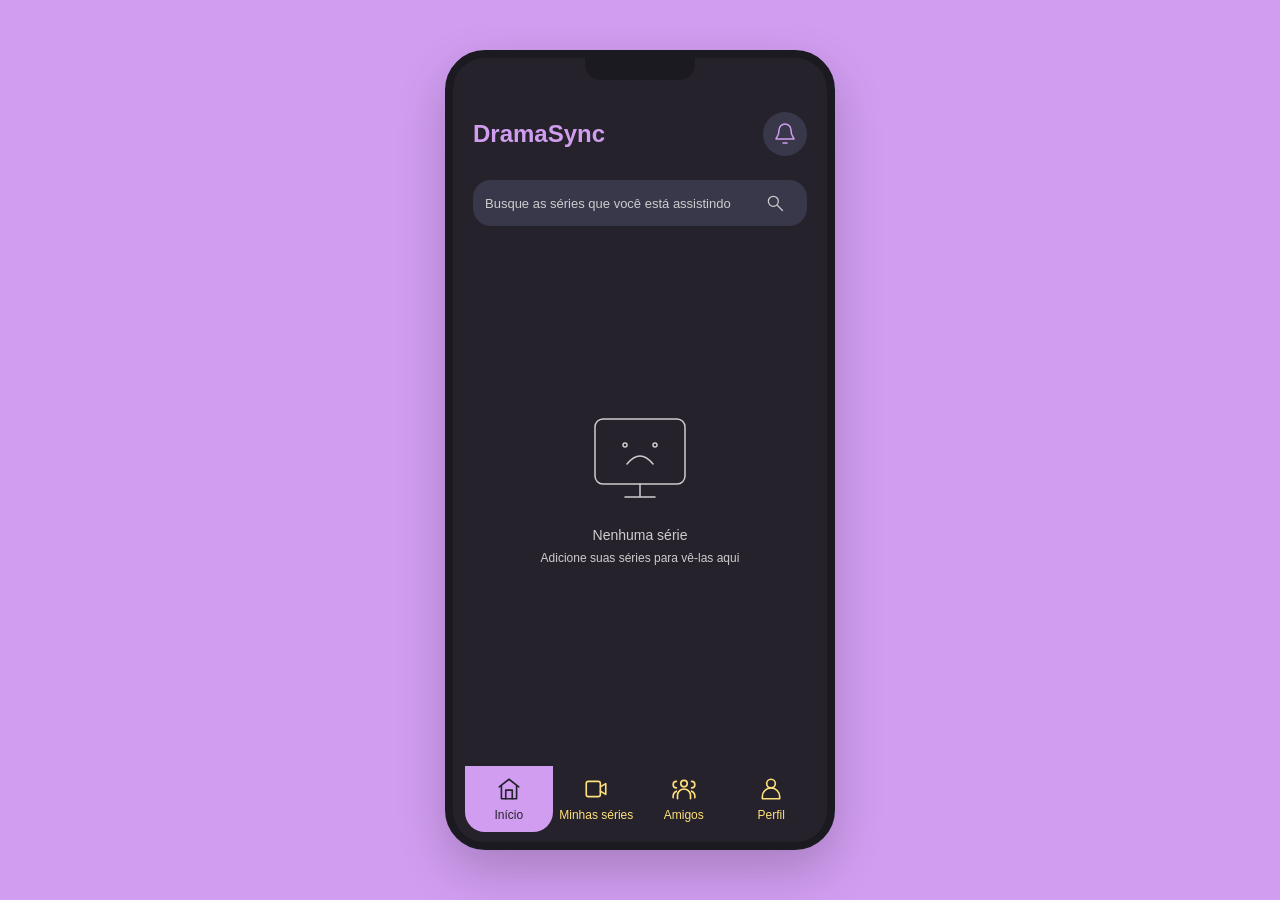
<file: index.html>
<!DOCTYPE html>
<html lang="en">
<head>
    <meta charset="UTF-8">
    <meta name="viewport" content="width=device-width, initial-scale=1.0">

    <title>DramaSync — Início</title>

    <link rel="stylesheet" href="css/style.css">
</head>

<body>
    <div class="mobile">
        <div class="screen">

            <header class="app-header">
                <h1 class="app-logo">DramaSync</h1>

                <a
                    class="notification-button"
                    href="notifications.html"
                    aria-label="Notificações"
                >
                    <svg viewBox="0 0 24 24" aria-hidden="true">
                        <path d="M18 8a6 6 0 0 0-12 0c0 7-3 7-3 9h18c0-2-3-2-3-9"/>
                        <path d="M10 21h4"/>
                    </svg>
                </a>
            </header>

            <main class="page-content home-page">
                <form class="search-bar" role="search">
                    <label class="sr-only" for="series-search">
                        Buscar nas séries que você está assistindo
                    </label>

                    <input
                        id="series-search"
                        name="search"
                        type="search"
                        placeholder="Busque as séries que você está assistindo"
                    >

                    <button type="submit" aria-label="Buscar">
                        <svg viewBox="0 0 24 24" aria-hidden="true">
                            <circle cx="10" cy="10" r="6"/>
                            <path d="m15 15 6 6"/>
                        </svg>
                    </button>
                </form>

                <section class="empty-state" aria-labelledby="empty-title">
                    <svg
                        class="empty-illustration"
                        viewBox="0 0 120 100"
                        aria-hidden="true"
                    >
                        <rect x="15" y="12" width="90" height="65" rx="8"/>
                        <path d="M45 90h30M60 77v13"/>
                        <circle cx="45" cy="38" r="2"/>
                        <circle cx="75" cy="38" r="2"/>
                        <path d="M47 57q13-16 26 0"/>
                    </svg>

                    <h2 id="empty-title">Nenhuma série</h2>
                    <p>Adicione suas séries para vê-las aqui</p>
                </section>
            </main>

            <nav class="bottom-nav" aria-label="Navegação principal">
                <a class="nav-item" href="index.html" aria-current="page">
                    <svg viewBox="0 0 24 24" aria-hidden="true">
                        <path d="m3 10 9-7 9 7M5 9v12h14V9"/>
                        <path d="M9 21v-8h6v8"/>
                    </svg>
                    <span>Início</span>
                </a>

                <a class="nav-item" href="library.html">
                    <svg viewBox="0 0 24 24" aria-hidden="true">
                        <rect x="3" y="5" width="13" height="14" rx="2"/>
                        <path d="m16 10 5-3v10l-5-3"/>
                    </svg>
                    <span>Minhas séries</span>
                </a>

                <a class="nav-item" href="friends.html">
                    <svg viewBox="0 0 24 24" aria-hidden="true">
                        <circle cx="12" cy="7" r="3"/>
                        <path d="M6 21v-3a6 6 0 0 1 12 0v3"/>
                        <path d="M5 5a3 3 0 0 0 0 6M19 5a3 3 0 0 1 0 6"/>
                        <path d="M2 20v-2a5 5 0 0 1 3-4M22 20v-2a5 5 0 0 0-3-4"/>
                    </svg>
                    <span>Amigos</span>
                </a>

                <a class="nav-item" href="profile.html">
                    <svg viewBox="0 0 24 24" aria-hidden="true">
                        <circle cx="12" cy="7" r="4"/>
                        <path d="M4 21v-2a8 8 0 0 1 16 0v2Z"/>
                    </svg>
                    <span>Perfil</span>
                </a>
            </nav>

        </div>
    </div>
</body>
</html>
</file>
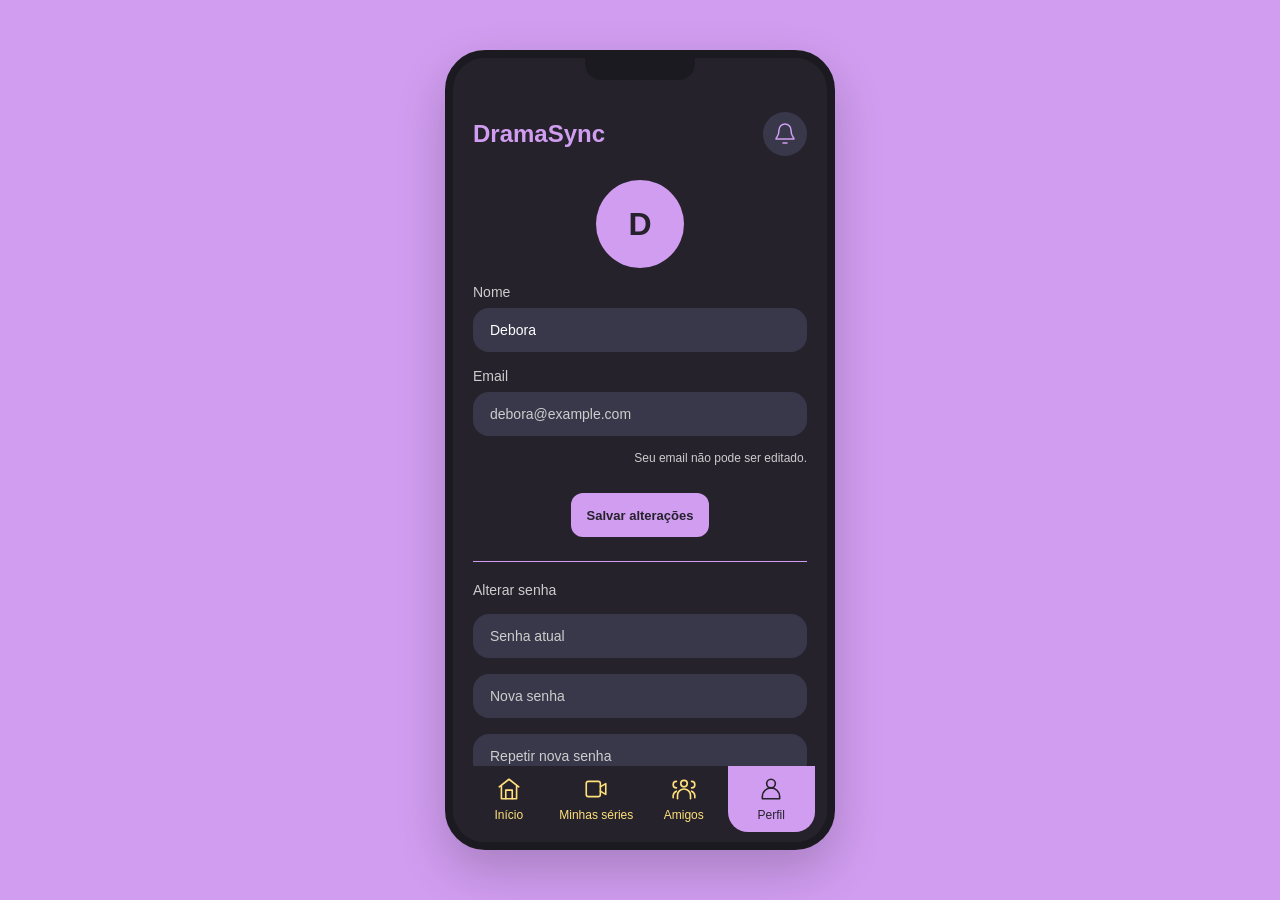
<file: edit-profile.html>
<!DOCTYPE html>
<html lang="en">
<head>
    <meta charset="UTF-8">
    <meta name="viewport" content="width=device-width, initial-scale=1.0">

    <title>DramaSync — Editar perfil</title>

    <link rel="stylesheet" href="css/style.css">

    <script src="js/edit-profile.js" defer></script>
</head>

<body>
    <div class="mobile">
        <div class="screen">

            <header class="app-header">
                <h1 class="app-logo">DramaSync</h1>

                <a
                    class="notification-button"
                    href="notifications.html"
                    aria-label="Notificações"
                >
                    <svg viewBox="0 0 24 24" aria-hidden="true">
                        <path d="M18 8a6 6 0 0 0-12 0c0 7-3 7-3 9h18c0-2-3-2-3-9"/>
                        <path d="M10 21h4"/>
                    </svg>
                </a>
            </header>

            <main class="page-content edit-profile-page">
                <div class="profile-avatar" aria-hidden="true">D</div>

                <form class="profile-form">
                    <div class="form-field">
                        <label for="profile-name">Nome</label>
                        <input
                            id="profile-name"
                            name="name"
                            type="text"
                            value="Debora"
                            autocomplete="name"
                            required
                        >
                    </div>

                    <div class="form-field">
                        <label for="profile-email">Email</label>
                        <input
                            id="profile-email"
                            name="email"
                            type="email"
                            value="debora@example.com"
                            readonly
                            aria-describedby="email-help"
                        >
                        <p class="field-help" id="email-help">
                            Seu email não pode ser editado.
                        </p>
                    </div>

                    <button class="profile-action-button" type="submit">
                        Salvar alterações
                    </button>
                </form>

                <section class="account-section" aria-labelledby="password-title">
                    <h2 id="password-title">Alterar senha</h2>

                    <form class="password-form">
                        <div class="form-field">
                            <label class="sr-only" for="current-password">Senha atual</label>
                            <input
                                id="current-password"
                                name="currentPassword"
                                type="password"
                                placeholder="Senha atual"
                                autocomplete="current-password"
                                required
                            >
                        </div>

                        <div class="form-field">
                            <label class="sr-only" for="new-password">Nova senha</label>
                            <input
                                id="new-password"
                                name="newPassword"
                                type="password"
                                placeholder="Nova senha"
                                autocomplete="new-password"
                                minlength="12"
                                aria-describedby="password-help"
                                required
                            >
                        </div>

                        <div class="form-field">
                            <label class="sr-only" for="confirm-password">Repetir nova senha</label>
                            <input
                                id="confirm-password"
                                name="confirmPassword"
                                type="password"
                                placeholder="Repetir nova senha"
                                autocomplete="new-password"
                                minlength="12"
                                required
                            >
                        </div>

                        <p class="field-help" id="password-help">
                            Mínimo 12 cacacteres, conter maiúscula, caractere especial e número
                        </p>

                        <div class="password-actions">
                            <button class="forgot-password-button" type="button">
                                Esqueceu sua senha?
                            </button>

                            <button class="profile-action-button" type="submit">
                                Salvar nova senha
                            </button>
                        </div>
                    </form>
                </section>

                <section class="account-section" aria-labelledby="delete-title">
                    <h2 id="delete-title">Deletar minha conta</h2>

                    <button
                        class="profile-action-button"
                        type="button"
                    >
                        Deletar minha conta
                    </button>

                    <p class="field-help">
                        Esta ação não pode ser desfeita.
                    </p>

                </section>

                <p class="edit-feedback" role="status"></p>

            </main>

            <nav class="bottom-nav" aria-label="Navegação principal">
                <a class="nav-item" href="index.html">
                    <svg viewBox="0 0 24 24" aria-hidden="true">
                        <path d="m3 10 9-7 9 7M5 9v12h14V9"/>
                        <path d="M9 21v-8h6v8"/>
                    </svg>
                    <span>Início</span>
                </a>

                <a class="nav-item" href="library.html">
                    <svg viewBox="0 0 24 24" aria-hidden="true">
                        <rect x="3" y="5" width="13" height="14" rx="2"/>
                        <path d="m16 10 5-3v10l-5-3"/>
                    </svg>
                    <span>Minhas séries</span>
                </a>

                <a class="nav-item" href="friends.html">
                    <svg viewBox="0 0 24 24" aria-hidden="true">
                        <circle cx="12" cy="7" r="3"/>
                        <path d="M6 21v-3a6 6 0 0 1 12 0v3"/>
                        <path d="M5 5a3 3 0 0 0 0 6M19 5a3 3 0 0 1 0 6"/>
                        <path d="M2 20v-2a5 5 0 0 1 3-4M22 20v-2a5 5 0 0 0-3-4"/>
                    </svg>
                    <span>Amigos</span>
                </a>

                <a class="nav-item" href="profile.html" aria-current="page">
                    <svg viewBox="0 0 24 24" aria-hidden="true">
                        <circle cx="12" cy="7" r="4"/>
                        <path d="M4 21v-2a8 8 0 0 1 16 0v2Z"/>
                    </svg>
                    <span>Perfil</span>
                </a>
            </nav>

        </div>
    </div>
</body>
</html>
</file>
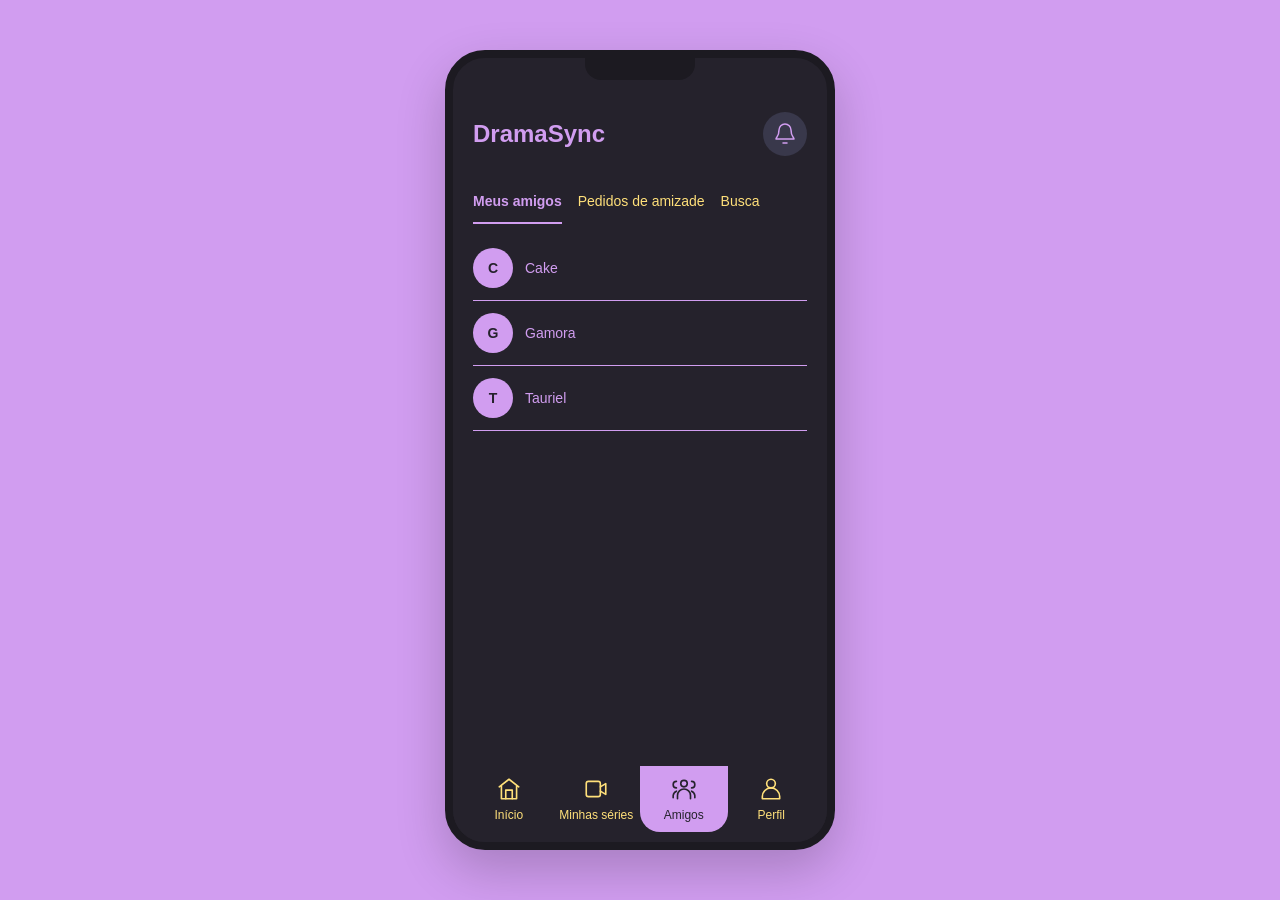
<file: friends.html>
<!DOCTYPE html>
<html lang="en">
<head>
    <meta charset="UTF-8">
    <meta name="viewport" content="width=device-width, initial-scale=1.0">

    <title>DramaSync — Amigos</title>

    <link rel="stylesheet" href="css/style.css">

    <script src="js/friends.js" defer></script>
</head>

<body>
    <div class="mobile">
        <div class="screen">

            <header class="app-header">
                <h1 class="app-logo">DramaSync</h1>

                <a
                    class="notification-button"
                    href="notifications.html"
                    aria-label="Notificações"
                    >
                    <svg viewBox="0 0 24 24" aria-hidden="true">
                        <path d="M18 8a6 6 0 0 0-12 0c0 7-3 7-3 9h18c0-2-3-2-3-9"/>
                        <path d="M10 21h4"/>
                    </svg>
                </a>
            </header>

            <main class="page-content friends-page">
                <div class="friends-tabs" role="tablist" aria-label="Amigos">
                    <button
                        class="friends-tab"
                        id="my-friends-tab"
                        type="button"
                        role="tab"
                        aria-selected="true"
                        aria-controls="my-friends-panel"
                    >
                        Meus amigos
                    </button>

                    <button
                        class="friends-tab"
                        id="requests-tab"
                        type="button"
                        role="tab"
                        aria-selected="false"
                        aria-controls="requests-panel"
                        tabindex="-1"
                    >
                        Pedidos de amizade
                    </button>

                    <button
                        class="friends-tab"
                        id="find-friends-tab"
                        type="button"
                        role="tab"
                        aria-selected="false"
                        aria-controls="find-friends-panel"
                        tabindex="-1"
                    >
                        Busca
                    </button>
                </div>

                <section
                    id="my-friends-panel"
                    role="tabpanel"
                    aria-labelledby="my-friends-tab"
                >
                    <ul class="friends-list">
                        <li class="friend-item">
                            <div class="friend-avatar" aria-hidden="true">C</div>
                            <span class="friend-name">Cake</span>
                        </li>

                        <li class="friend-item">
                            <div class="friend-avatar" aria-hidden="true">G</div>
                            <span class="friend-name">Gamora</span>
                        </li>

                        <li class="friend-item">
                            <div class="friend-avatar" aria-hidden="true">T</div>
                            <span class="friend-name">Tauriel</span>
                        </li>
                    </ul>
                </section>

                <section
                    id="requests-panel"
                    role="tabpanel"
                    aria-labelledby="requests-tab"
                    hidden
                >
                    <p class="friends-message">Nenhum pedido de amizade por enquanto.</p>
                </section>

                <section
                    id="find-friends-panel"
                    role="tabpanel"
                    aria-labelledby="find-friends-tab"
                    hidden
                >
                    <label class="friend-search-label" for="friend-search">
                        Buscar pessoas
                    </label>

                    <input
                        class="friend-search-input"
                        id="friend-search"
                        type="search"
                        placeholder="Digite um nome de usuário"
                    >

                </section>
            </main>

            <nav class="bottom-nav" aria-label="Navegação principal">
                <a class="nav-item" href="index.html">
                    <svg viewBox="0 0 24 24" aria-hidden="true">
                        <path d="m3 10 9-7 9 7M5 9v12h14V9"/>
                        <path d="M9 21v-8h6v8"/>
                    </svg>
                    <span>Início</span>
                </a>

                <a class="nav-item" href="library.html">
                    <svg viewBox="0 0 24 24" aria-hidden="true">
                        <rect x="3" y="5" width="13" height="14" rx="2"/>
                        <path d="m16 10 5-3v10l-5-3"/>
                    </svg>
                    <span>Minhas séries</span>
                </a>

                <a class="nav-item" href="friends.html" aria-current="page">
                    <svg viewBox="0 0 24 24" aria-hidden="true">
                        <circle cx="12" cy="7" r="3"/>
                        <path d="M6 21v-3a6 6 0 0 1 12 0v3"/>
                        <path d="M5 5a3 3 0 0 0 0 6M19 5a3 3 0 0 1 0 6"/>
                        <path d="M2 20v-2a5 5 0 0 1 3-4M22 20v-2a5 5 0 0 0-3-4"/>
                    </svg>
                    <span>Amigos</span>
                </a>

                <a class="nav-item" href="profile.html">
                    <svg viewBox="0 0 24 24" aria-hidden="true">
                        <circle cx="12" cy="7" r="4"/>
                        <path d="M4 21v-2a8 8 0 0 1 16 0v2Z"/>
                    </svg>
                    <span>Perfil</span>
                </a>
            </nav>

        </div>
    </div>
</body>
</html>
</file>
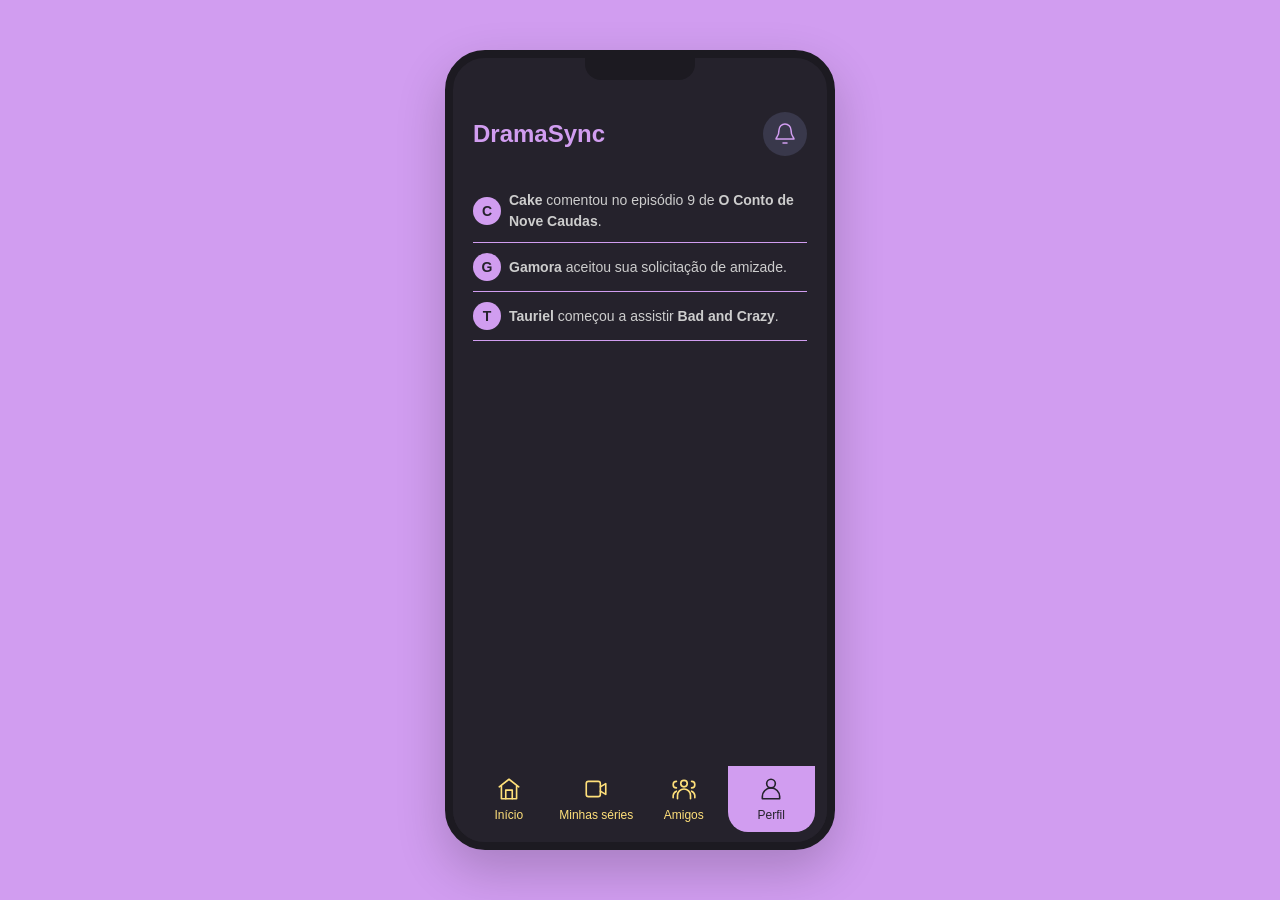
<file: notifications.html>
<!DOCTYPE html>
<html lang="en">
<head>
    <meta charset="UTF-8">
    <meta name="viewport" content="width=device-width, initial-scale=1.0">

    <title>DramaSync — Notificações</title>

    <link rel="stylesheet" href="css/style.css">
</head>

<body>
    <div class="mobile">
        <div class="screen">

            <header class="app-header">
                <h1 class="app-logo">DramaSync</h1>

                <button
                    class="notification-button"
                    type="button"
                    aria-label="Notificações"
                >
                    <svg viewBox="0 0 24 24" aria-hidden="true">
                        <path d="M18 8a6 6 0 0 0-12 0c0 7-3 7-3 9h18c0-2-3-2-3-9"/>
                        <path d="M10 21h4"/>
                    </svg>
                </button>
            </header>

            <main class="page-content notifications-page">
                <h2 class="sr-only">Notificações</h2>

                <ul class="notifications-list">
                    <li>
                        <div class="notification-card">
                            <span class="notification-avatar" aria-hidden="true">C</span>

                            <div class="notification-content">
                                <p>
                                    <strong>Cake</strong> comentou no episódio 9 de
                                    <strong>O Conto de Nove Caudas</strong>.
                                </p>
                            </div>
                        </div>
                    </li>

                    <li>
                        <a class="notification-card" href="friends.html">
                            <span class="notification-avatar" aria-hidden="true">G</span>

                            <div class="notification-content">
                                <p>
                                    <strong>Gamora</strong> aceitou sua solicitação de amizade.
                                </p>
                            </div>
                        </a>
                    </li>

                    <li>
                        <div class="notification-card">
                            <span class="notification-avatar" aria-hidden="true">T</span>

                            <div class="notification-content">
                                <p>
                                    <strong>Tauriel</strong> começou a assistir
                                    <strong>Bad and Crazy</strong>.
                                </p>
                            </div>
                        </div>
                    </li>
                </ul>
            </main>

            <nav class="bottom-nav" aria-label="Navegação principal">
                <a class="nav-item" href="index.html">
                    <svg viewBox="0 0 24 24" aria-hidden="true">
                        <path d="m3 10 9-7 9 7M5 9v12h14V9"/>
                        <path d="M9 21v-8h6v8"/>
                    </svg>
                    <span>Início</span>
                </a>

                <a class="nav-item" href="library.html">
                    <svg viewBox="0 0 24 24" aria-hidden="true">
                        <rect x="3" y="5" width="13" height="14" rx="2"/>
                        <path d="m16 10 5-3v10l-5-3"/>
                    </svg>
                    <span>Minhas séries</span>
                </a>

                <a class="nav-item" href="friends.html">
                    <svg viewBox="0 0 24 24" aria-hidden="true">
                        <circle cx="12" cy="7" r="3"/>
                        <path d="M6 21v-3a6 6 0 0 1 12 0v3"/>
                        <path d="M5 5a3 3 0 0 0 0 6M19 5a3 3 0 0 1 0 6"/>
                        <path d="M2 20v-2a5 5 0 0 1 3-4M22 20v-2a5 5 0 0 0-3-4"/>
                    </svg>
                    <span>Amigos</span>
                </a>

                <a class="nav-item" href="profile.html" aria-current="page">
                    <svg viewBox="0 0 24 24" aria-hidden="true">
                        <circle cx="12" cy="7" r="4"/>
                        <path d="M4 21v-2a8 8 0 0 1 16 0v2Z"/>
                    </svg>
                    <span>Perfil</span>
                </a>
            </nav>

        </div>
    </div>
</body>
</html>
</file>
<file: css/style.css>
:root {
    /* BRAND COLORS */
    --primary-color: #25222C;
    --secondary-color: #D19DF0;
    --accent-color: #FFE07A;

    /* INTERFACE COLORS */
    --fields: #39384B;
    --placeholder: #CDCDCD;

    --frame: #1C1A21;
}

* {
    box-sizing: border-box;
}

body {
    margin: 0;
    min-height: 100dvh;
    background-color: var(--secondary-color);
    font-family: Inter, sans-serif;
}

button,
input {
    font: inherit;
}

button,
a,
input {
    -webkit-tap-highlight-color: transparent;
}

button {
    cursor: pointer;
}

svg {
    width: 24px;
    height: 24px;
    fill: none;
    stroke: currentColor;
    stroke-width: 1.5;
    stroke-linecap: round;
    stroke-linejoin: round;
}

.mobile {
    width: 100%;
    height: 100dvh;
    background-color: var(--primary-color);
    overflow: hidden;
}

/* Header and navigation stay visible; only the content scrolls. */
.screen {
    display: flex;
    flex-direction: column;
    height: 100%;
}

.app-header {
    display: flex;
    justify-content: space-between;
    align-items: center;
    gap: 16px;
    flex-shrink: 0;
    padding: 24px 20px;
}

.app-logo {
    margin: 0;
    font-size: 24px;
    color: var(--secondary-color);
}

.notification-button {
    display: grid;
    place-items: center;
    width: 44px;
    height: 44px;
    padding: 0;
    border: none;
    border-radius: 50%;
    background-color: var(--fields);
    color: var(--secondary-color);
    text-decoration: none;
}

.page-content {
    flex: 1;
    min-height: 0;
    padding: 0 20px 20px;
    overflow-y: auto;
}

.home-page {
    display: flex;
    flex-direction: column;
}

.search-bar {
    display: flex;
    align-items: center;
    flex-shrink: 0;
    min-height: 46px;
    padding: 0 12px;
    border-radius: 18px;
    background-color: var(--fields);
}

.search-bar input {
    flex: 1;
    min-width: 0;
    width: 100%;
    padding: 12px 0;
    border: none;
    background: transparent;
    color: var(--placeholder);
    font-size: 13px;
}

.search-bar input::placeholder {
    color: var(--placeholder);
    opacity: 1;
}

.search-bar button {
    display: grid;
    place-items: center;
    flex-shrink: 0;
    width: 40px;
    height: 40px;
    padding: 0;
    border: none;
    background: transparent;
    color: var(--placeholder);
}

.search-bar svg {
    width: 20px;
    height: 20px;
}

.empty-state {
    display: flex;
    flex-direction: column;
    justify-content: center;
    align-items: center;
    flex: 1;
    min-height: 250px;
    padding: 24px 0;
    text-align: center;
    color: var(--placeholder);
}

.empty-illustration {
    width: 120px;
    height: 100px;
    margin-bottom: 20px;
    color: var(--placeholder);
}

.empty-state h2 {
    margin: 0 0 8px;
    font-size: 14px;
    font-weight: 500;
}

.empty-state p {
    margin: 0;
    font-size: 12px;
}

.bottom-nav {
    display: flex;
    align-items: stretch;
    flex-shrink: 0;
    gap: 0;
    padding: 0 12px max(10px, env(safe-area-inset-bottom));
    background-color: var(--primary-color);
}

.nav-item {
    display: flex;
    flex-direction: column;
    justify-content: center;
    align-items: center;

    flex: 1;
    min-width: 0;
    min-height: 52px;
    gap: 6px;
    padding: 10px 2px;

    /* Top corners are square; bottom corners are rounded. */
    border-radius: 0 0 20px 20px;

    color: var(--accent-color);
    text-decoration: none;
}

.nav-item svg {
    width: 26px;
    height: 26px;
}

.nav-item span {
    font-size: 12px;
    white-space: nowrap;
}

.nav-item[aria-current="page"] {
    background-color: var(--secondary-color);
    color: var(--primary-color);
}

:focus-visible {
    outline: 2px solid #7255a5;
    outline-offset: 3px;
}

/* Visually hidden text remains available to screen readers. */
.sr-only {
    position: absolute;
    width: 1px;
    height: 1px;
    padding: 0;
    margin: -1px;
    overflow: hidden;
    clip-path: inset(50%);
    white-space: nowrap;
    border: 0;
}

/* LIBRARY */

.library-tabs {
    display: flex;
    gap: 24px;
    margin-bottom: 20px;
}

.library-tab {
    min-height: 44px;
    padding: 8px 0;

    border: none;
    border-bottom: 2px solid transparent;

    background: transparent;
    color: var(--accent-color);
    font-size: 14px;
}

.library-tab[aria-selected="true"] {
    border-bottom-color: var(--secondary-color);
    color: var(--secondary-color);
    font-weight: 700;
}

.series-list {
    display: flex;
    flex-direction: column;
    gap: 12px;

    margin: 0;
    padding: 0;
    list-style: none;
}

.series-card {
    display: flex;
    align-items: flex-start;
    gap: 12px;

    padding: 14px;
    border-radius: 16px;
    background-color: var(--fields);
}

.series-poster {
    flex-shrink: 0;
    width: 64px;
    height: 92px;

    border-radius: 6px;
    object-fit: cover;
    background-color: var(--secondary-color);
    font-size: 10px;
}

.series-info {
    flex: 1;
    min-width: 0;
}

.series-title {
    margin: 0 0 8px;
    font-size: 14px;
    line-height: 1.4;
    overflow-wrap: anywhere;
    color: white;
}

.series-detail {
    margin: 0 0 6px;
    font-size: 12px;
    line-height: 1.5;
    color: white;
}

.series-button {
    margin-top: 6px;
    padding: 8px 16px;

    border: none;
    border-radius: 10px;

    background-color: var(--secondary-color);
    color: black;
    font-size: 12px;
    font-weight: 700;
}

/* FRIENDS */

.friends-tabs {
    display: flex;
    gap: 16px;
    margin-bottom: 12px;
}

.friends-tab {
    min-height: 44px;
    padding: 8px 0;

    border: none;
    border-bottom: 2px solid transparent;

    background: transparent;
    color: var(--accent-color);
    font-size: 14px;
}

.friends-tab[aria-selected="true"] {
    border-bottom-color: var(--secondary-color);
    color: var(--secondary-color);
    font-weight: 700;
}

.friends-list {
    margin: 0;
    padding: 0;
    list-style: none;
}

.friend-item {
    display: flex;
    align-items: center;
    gap: 12px;
    color: var(--secondary-color);

    padding: 12px 0;
    border-bottom: 1px solid var(--secondary-color);
}

.friend-avatar {
    display: grid;
    place-items: center;
    flex-shrink: 0;

    width: 40px;
    height: 40px;
    border-radius: 50%;

    background-color: var(--secondary-color);
    color: var(--primary-color);
    font-size: 14px;
    font-weight: 700;
}

.friend-name {
    font-size: 14px;
}

.friends-message {
    margin: 20px 0;
    color: var(--placeholder);
    font-size: 14px;
    line-height: 1.6;
}

.friend-search-label {
    display: block;
    color: var(--placeholder);
    margin: 16px 0 15px;
    font-size: 14px;
}

.friend-search-input {
    width: 100%;
    min-height: 44px;
    padding: 12px;

    border: 1px solid var(--secondary-color);
    border-radius: 12px;

    background-color: var(--fields);
    color: var(--placeholder);
    font-size: 14px;
}

.friend-search-input::placeholder {
    color: var(--placeholder);
    opacity: 1;
}

/* PROFILE */

.profile-summary {
    margin-bottom: 20px;
}

.profile-avatar {
    display: grid;
    place-items: center;

    width: 88px;
    height: 88px;
    margin: 0 auto 16px;
    border-radius: 50%;

    background-color: var(--secondary-color);
    color: var(--primary-color);
    font-size: 32px;
    font-weight: 700;
}

.profile-heading {
    position: relative;
    display: flex;
    justify-content: center;
    align-items: center;

    min-height: 44px;
    padding: 0 60px 12px;
    border-bottom: 1px solid var(--secondary-color);
}

.profile-heading h2 {
    margin: 0;
    color: var(--secondary-color);
    font-size: 16px;
}

.profile-edit-link {
    position: absolute;
    right: 0;
    top: 0;
    
    display: inline-flex;
    align-items: center;
    min-height: 44px;

    color: var(--accent-color);
    font-size: 14px;
    text-decoration: none;
}

.profile-edit-link:hover {
    text-decoration: underline;
}

.profile-section-title {
    margin: 0 0 14px;
    color: var(--secondary-color);
    font-size: 14px;
}

.series-status {
    margin: 8px 0 0;
    color: var(--accent-color);
    font-size: 12px;
    font-weight: 600;
}

.page-content {
    scrollbar-width: none;
}

.page-content::-webkit-scrollbar {
    display: none;
}

/* EDIT PROFILE */

.form-field {
    display: flex;
    flex-direction: column;
    gap: 8px;
    margin-bottom: 16px;
}

.form-field label,
.account-section h2 {
    color: var(--placeholder);
    font-size: 14px;
}

.form-field input {
    width: 100%;
    min-height: 44px;
    padding: 12px 16px;

    border: 1px solid transparent;
    border-radius: 16px;

    background-color: var(--fields);
    color: #fff;
    font-size: 14px;
}

.form-field input[readonly] {
    color: var(--placeholder);
}

.field-help {
    margin: 0 0 10px;
    color: var(--placeholder);
    font-size: 12px;
    line-height: 1.5;
}

#email-help {
    margin-top: 5px;
    text-align: right;
}

.profile-action-button {
    min-height: 44px;
    padding: 10px 16px;

    border: none;
    border-radius: 12px;

    background-color: var(--secondary-color);
    color: var(--primary-color);
    font-size: 13px;
    font-weight: 700;
}

.password-form input::placeholder {
    color: var(--placeholder);
    opacity: 1;
}

.account-section {
    margin-top: 24px;
    padding-top: 20px;
    border-top: 1px solid var(--secondary-color);
}

.account-section h2 {
    margin: 0 0 16px;
    font-weight: 500;
}

.account-section > .field-help {
    margin-top: 15px;
    display: flex;
    justify-content: center;
}

.edit-feedback {
    color: var(--accent-color);
    font-size: 13px;
    line-height: 1.5;
}

.profile-form > .profile-action-button,
.account-section > .profile-action-button {
    display: block;
    margin-inline: auto;
}

.password-actions {
    display: flex;
    justify-content: space-between;
    align-items: center;
    flex-wrap: wrap;
    gap: 12px;
}

.forgot-password-button {
    min-height: 44px;
    padding: 0;

    border: none;
    background: transparent;
    color: var(--accent-color);

    font-size: 14px;
    text-decoration: underline;
}

/* NOTIFICATIONS */

.notifications-list {
    margin: 0;
    padding: 0;
    list-style: none;
}

.notifications-list > li {
    border-bottom: 1px solid var(--secondary-color);
}

.notification-card {
    display: flex;
    align-items: center;
    gap: 8px;

    min-height: 48px;
    padding: 10px 0;

    color: var(--placeholder);
    text-decoration: none;
}

.notification-avatar {
    display: grid;
    place-items: center;
    flex-shrink: 0;

    width: 28px;
    height: 28px;
    border-radius: 50%;

    background-color: var(--secondary-color);
    color: var(--primary-color);
    font-size: 14px;
    font-weight: 700;
}

.notification-content {
    flex: 1;
    min-width: 0;
}

.notification-content p {
    margin: 0;
    font-size: 14px;
    line-height: 1.5;
    overflow-wrap: anywhere;
}

.notification-content strong {
    color: var(--placeholder);
    font-weight: 700;
}

@media (min-width: 600px) {
    body {
        display: flex;
        justify-content: center;
        align-items: center;
        padding: 24px;
    }

    .mobile {
        position: relative;
        width: 390px;
        height: min(800px, calc(100dvh - 48px));
        border: 8px solid var(--frame);
        border-radius: 40px;
        box-shadow: 0 20px 50px rgb(0 0 0 / 20%);
    }

    .mobile::before {
        content: "";
        position: absolute;
        top: 0;
        left: 50%;
        transform: translateX(-50%);
        width: 110px;
        height: 22px;
        border-radius: 0 0 16px 16px;
        background-color: var(--frame);
        z-index: 1;
        pointer-events: none;
    }

    .screen {
        padding-top: 30px;
    }
}
</file>
